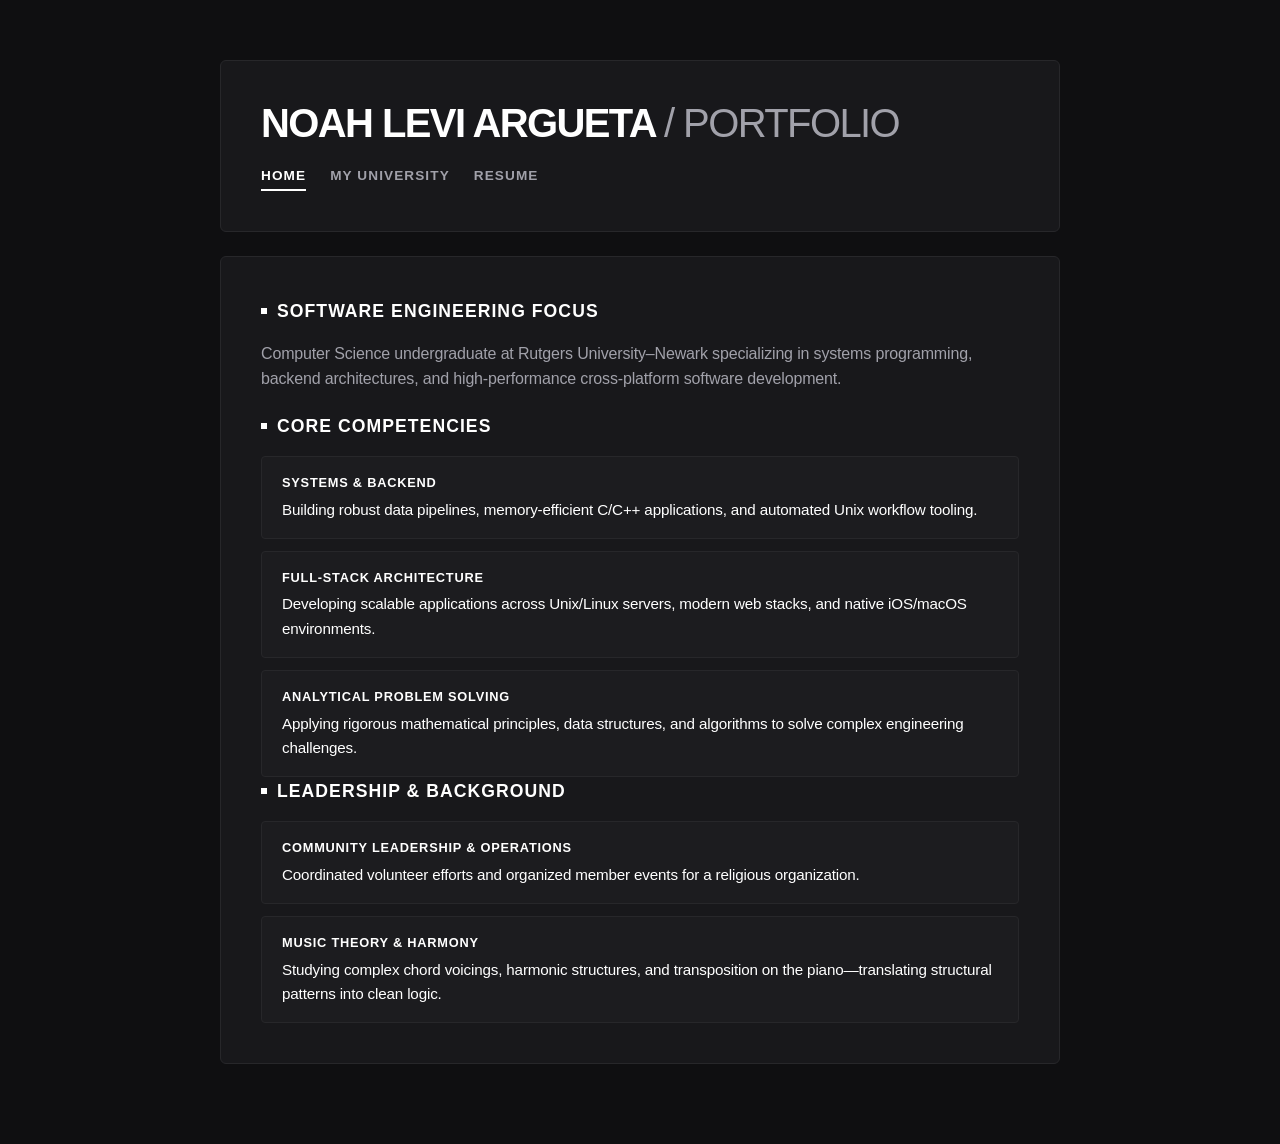
<file: index.html>
<!DOCTYPE html>
<html lang="en">
<head>
    <meta charset="UTF-8">
    <meta name="viewport" content="width=device-width, initial-scale=1.0">
    <title>Noah Levi Argueta — Software Engineer</title>
    <link rel="stylesheet" href="style.css">
</head>
<body>

    <div class="container">
        <header>
            <h1>Noah Levi Argueta <span>/ Portfolio</span></h1>
            <nav>
                <a href="index.html" class="active">Home</a>
                <a href="myUniversity.html">My University</a>
                <a href="resume.html">Resume</a>
            </nav>
        </header>

        <main>
            <section>
                <h2>Software Engineering Focus</h2>
                <p>Computer Science undergraduate at Rutgers University–Newark specializing in systems programming, backend architectures, and high-performance cross-platform software development.</p>

                <h2>Core Competencies</h2>
                <ul>
                    <li>
                        <strong>Systems & Backend</strong>
                        Building robust data pipelines, memory-efficient C/C++ applications, and automated Unix workflow tooling.
                    </li>
                    <li>
                        <strong>Full-Stack Architecture</strong>
                        Developing scalable applications across Unix/Linux servers, modern web stacks, and native iOS/macOS environments.
                    </li>
                    <li>
                        <strong>Analytical Problem Solving</strong>
                        Applying rigorous mathematical principles, data structures, and algorithms to solve complex engineering challenges.
                    </li>
                </ul>

                <h2>Leadership & Background</h2>
                <ul>
                    <li>
                        <strong>Community Leadership & Operations</strong>
                        Coordinated volunteer efforts and organized member events for a religious organization.
                    </li>
                    <li>
                        <strong>Music Theory & Harmony</strong>
                        Studying complex chord voicings, harmonic structures, and transposition on the piano—translating structural patterns into clean logic.
                    </li>
                </ul>
            </section>
        </main>
    </div>

    <script src="script.js"></script>
</body>
</html>
</file>
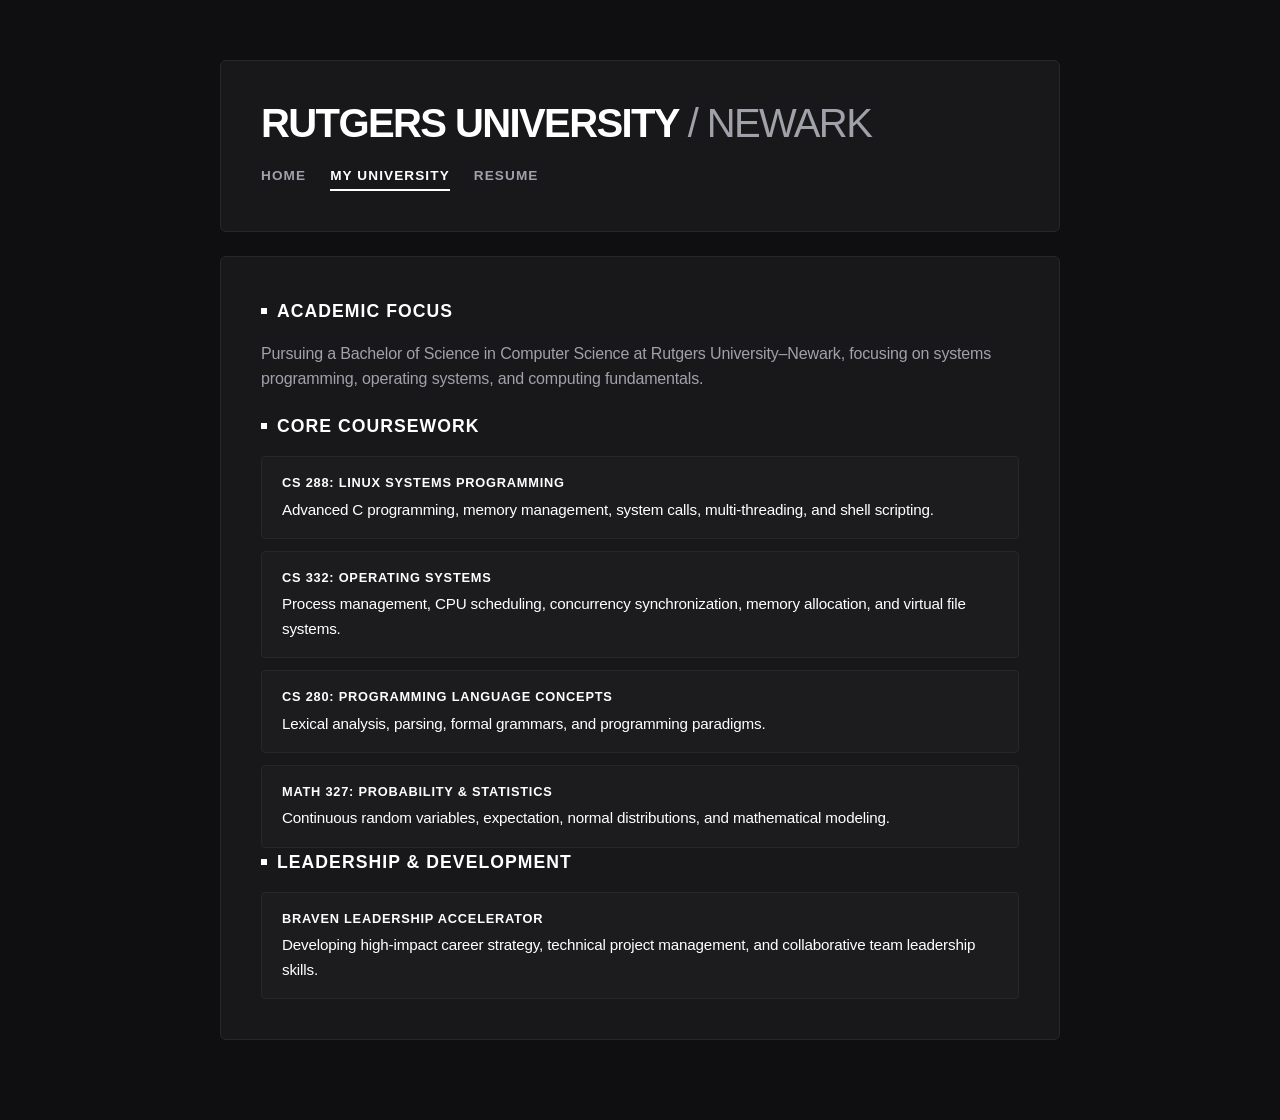
<file: myUniversity.html>
<!DOCTYPE html>
<html lang="en">
<head>
    <meta charset="UTF-8">
    <meta name="viewport" content="width=device-width, initial-scale=1.0">
    <title>My University — Rutgers University–Newark</title>
    <link rel="stylesheet" href="style.css">
</head>
<body>

    <div class="container">
        <header>
            <h1>Rutgers University <span>/ Newark</span></h1>
            <nav>
                <a href="index.html">Home</a>
                <a href="myUniversity.html" class="active">My University</a>
                <a href="resume.html">Resume</a>
            </nav>
        </header>

        <main>
            <section>
                <h2>Academic Focus</h2>
                <p>Pursuing a Bachelor of Science in Computer Science at Rutgers University–Newark, focusing on systems programming, operating systems, and computing fundamentals.</p>

                <h2>Core Coursework</h2>
                <ul>
                    <li>
                        <strong>CS 288: Linux Systems Programming</strong>
                        Advanced C programming, memory management, system calls, multi-threading, and shell scripting.
                    </li>
                    <li>
                        <strong>CS 332: Operating Systems</strong>
                        Process management, CPU scheduling, concurrency synchronization, memory allocation, and virtual file systems.
                    </li>
                    <li>
                        <strong>CS 280: Programming Language Concepts</strong>
                        Lexical analysis, parsing, formal grammars, and programming paradigms.
                    </li>
                    <li>
                        <strong>Math 327: Probability & Statistics</strong>
                        Continuous random variables, expectation, normal distributions, and mathematical modeling.
                    </li>
                </ul>

                <h2>Leadership & Development</h2>
                <ul>
                    <li>
                        <strong>Braven Leadership Accelerator</strong>
                        Developing high-impact career strategy, technical project management, and collaborative team leadership skills.
                    </li>
                </ul>
            </section>
        </main>
    </div>

</body>
</html>
</file>
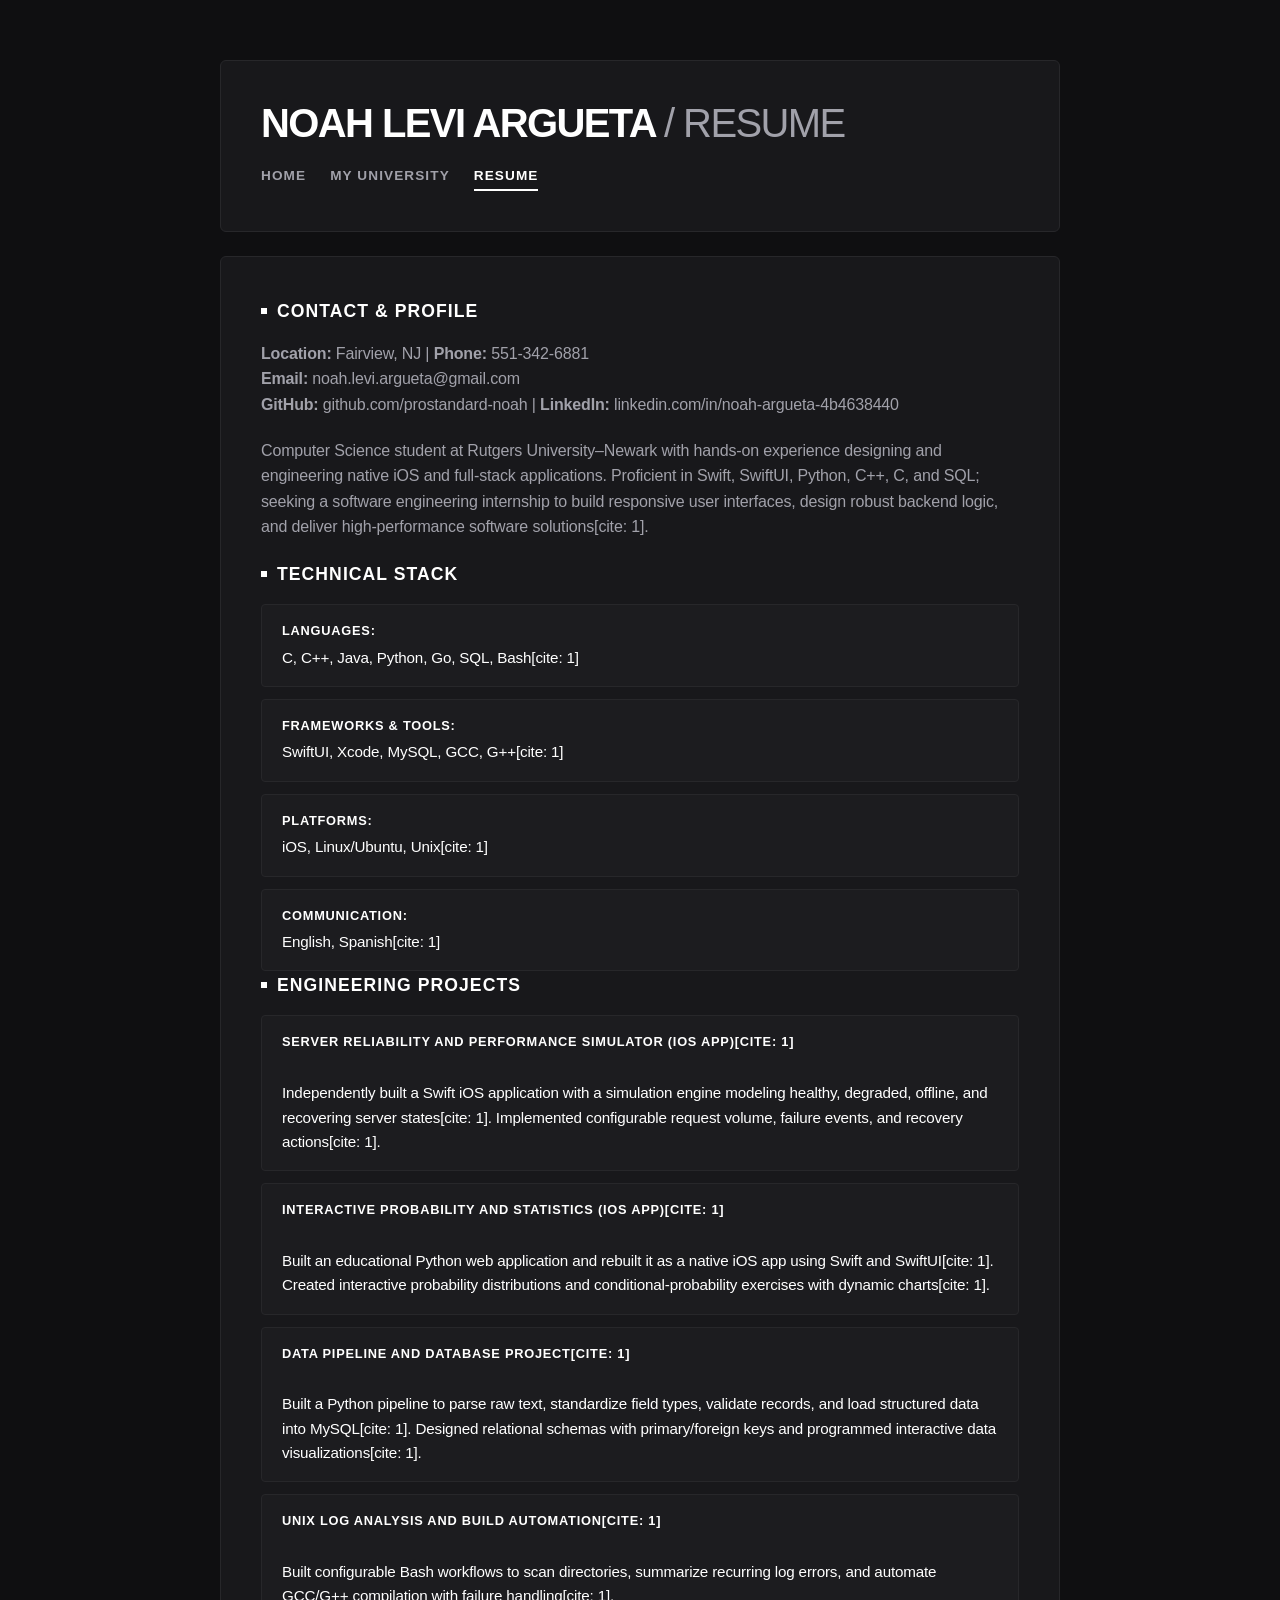
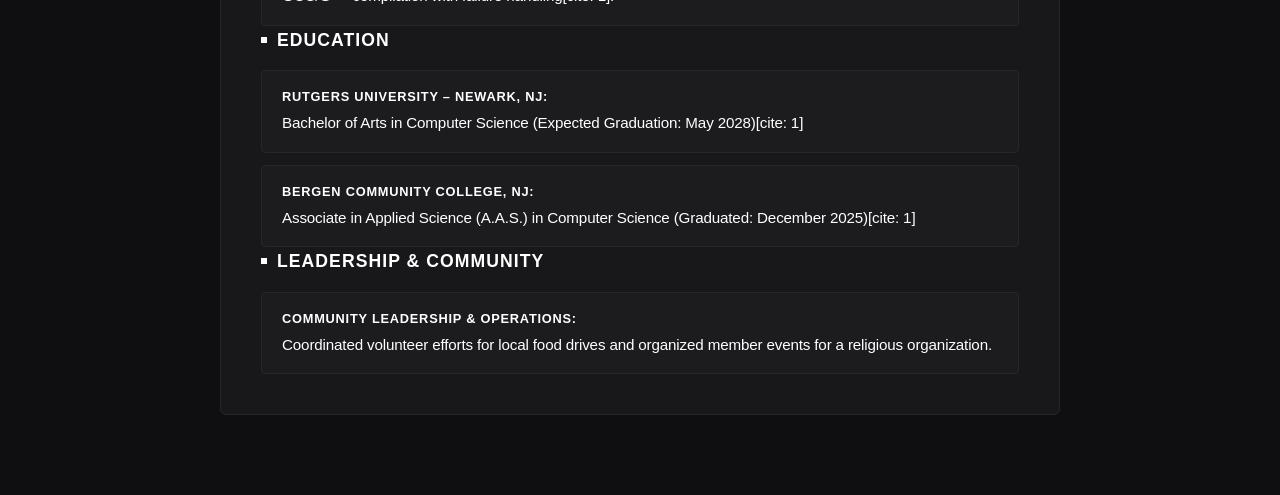
<file: resume.html>
<!DOCTYPE html>
<html lang="en">
<head>
    <meta charset="UTF-8">
    <meta name="viewport" content="width=device-width, initial-scale=1.0">
    <title>Resume — Noah Levi Argueta</title>
    <link rel="stylesheet" href="style.css">
</head>
<body>

    <div class="container">
        <header>
            <h1>Noah Levi Argueta <span>/ Resume</span></h1>
            <nav>
                <a href="index.html">Home</a>
                <a href="myUniversity.html">My University</a>
                <a href="resume.html" class="active">Resume</a>
            </nav>
        </header>

        <main>
            <section>
                <h2>Contact & Profile</h2>
                <p>
                    <strong>Location:</strong> Fairview, NJ | <strong>Phone:</strong> 551-342-6881<br>
                    <strong>Email:</strong> noah.levi.argueta@gmail.com<br>
                    <strong>GitHub:</strong> github.com/prostandard-noah | <strong>LinkedIn:</strong> linkedin.com/in/noah-argueta-4b4638440
                </p>
                <p>
                    Computer Science student at Rutgers University–Newark with hands-on experience designing and engineering native iOS and full-stack applications. Proficient in Swift, SwiftUI, Python, C++, C, and SQL; seeking a software engineering internship to build responsive user interfaces, design robust backend logic, and deliver high-performance software solutions[cite: 1].
                </p>

                <h2>Technical Stack</h2>
                <ul>
                    <li><strong>Languages:</strong> C, C++, Java, Python, Go, SQL, Bash[cite: 1]</li>
                    <li><strong>Frameworks & Tools:</strong> SwiftUI, Xcode, MySQL, GCC, G++[cite: 1]</li>
                    <li><strong>Platforms:</strong> iOS, Linux/Ubuntu, Unix[cite: 1]</li>
                    <li><strong>Communication:</strong> English, Spanish[cite: 1]</li>
                </ul>

                <h2>Engineering Projects</h2>
                <ul>
                    <li>
                        <strong>Server Reliability and Performance Simulator (iOS App)[cite: 1]</strong><br>
                        Independently built a Swift iOS application with a simulation engine modeling healthy, degraded, offline, and recovering server states[cite: 1]. Implemented configurable request volume, failure events, and recovery actions[cite: 1].
                    </li>
                    <li>
                        <strong>Interactive Probability and Statistics (iOS App)[cite: 1]</strong><br>
                        Built an educational Python web application and rebuilt it as a native iOS app using Swift and SwiftUI[cite: 1]. Created interactive probability distributions and conditional-probability exercises with dynamic charts[cite: 1].
                    </li>
                    <li>
                        <strong>Data Pipeline and Database Project[cite: 1]</strong><br>
                        Built a Python pipeline to parse raw text, standardize field types, validate records, and load structured data into MySQL[cite: 1]. Designed relational schemas with primary/foreign keys and programmed interactive data visualizations[cite: 1].
                    </li>
                    <li>
                        <strong>Unix Log Analysis and Build Automation[cite: 1]</strong><br>
                        Built configurable Bash workflows to scan directories, summarize recurring log errors, and automate GCC/G++ compilation with failure handling[cite: 1].
                    </li>
                </ul>

                <h2>Education</h2>
                <ul>
                    <li><strong>Rutgers University – Newark, NJ:</strong> Bachelor of Arts in Computer Science (Expected Graduation: May 2028)[cite: 1]</li>
                    <li><strong>Bergen Community College, NJ:</strong> Associate in Applied Science (A.A.S.) in Computer Science (Graduated: December 2025)[cite: 1]</li>
                </ul>

                <h2>Leadership & Community</h2>
                <ul>
                    <li>
                        <strong>Community Leadership & Operations:</strong>
                        Coordinated volunteer efforts for local food drives and organized member events for a religious organization.
                    </li>
                </ul>
            </section>
        </main>
    </div>

</body>
</html>
</file>
<file: style.css>
:root {
    --bg-color: #0f0f11;
    --card-bg: #18181b;
    --text-primary: #ffffff;
    --text-secondary: #a1a1aa;
    --accent: #ffffff;
    --border-color: #27272a;
}

* {
    box-sizing: border-box;
    margin: 0;
    padding: 0;
}

body {
    font-family: -apple-system, BlinkMacSystemFont, "Segoe UI", Roboto, Helvetica, Arial, sans-serif;
    background-color: var(--bg-color);
    color: var(--text-primary);
    line-height: 1.6;
    padding: 60px 20px;
    display: flex;
    justify-content: center;
    letter-spacing: -0.01em;
}

.container {
    width: 100%;
    max-width: 840px;
}

header {
    background-color: var(--card-bg);
    border: 1px solid var(--border-color);
    padding: 40px;
    border-radius: 6px;
    margin-bottom: 24px;
    display: flex;
    flex-direction: column;
    gap: 20px;
}

h1 {
    font-size: 2.5rem;
    font-weight: 800;
    text-transform: uppercase;
    letter-spacing: -0.04em;
    color: var(--text-primary);
    line-height: 1.1;
}

h1 span {
    color: var(--text-secondary);
    font-weight: 400;
}

nav {
    display: flex;
    gap: 24px;
}

nav a {
    color: var(--text-secondary);
    text-decoration: none;
    font-weight: 600;
    font-size: 0.85rem;
    text-transform: uppercase;
    letter-spacing: 0.08em;
    transition: color 0.2s ease;
}

nav a:hover, nav a.active {
    color: var(--text-primary);
    border-bottom: 2px solid var(--text-primary);
    padding-bottom: 2px;
}

section {
    background-color: var(--card-bg);
    border: 1px solid var(--border-color);
    padding: 40px;
    border-radius: 6px;
    margin-bottom: 20px;
}

h2 {
    font-size: 1.1rem;
    font-weight: 700;
    text-transform: uppercase;
    letter-spacing: 0.06em;
    margin-bottom: 16px;
    color: var(--text-primary);
    display: flex;
    align-items: center;
    gap: 10px;
}

h2::before {
    content: "";
    display: inline-block;
    width: 6px;
    height: 6px;
    background-color: var(--text-primary);
}

p {
    color: var(--text-secondary);
    font-size: 1rem;
    margin-bottom: 20px;
}

ul {
    list-style: none;
    display: flex;
    flex-direction: column;
    gap: 12px;
}

li {
    background: rgba(255, 255, 255, 0.015);
    border: 1px solid var(--border-color);
    padding: 16px 20px;
    border-radius: 4px;
    color: var(--text-primary);
    font-size: 0.95rem;
}

li strong {
    color: var(--text-primary);
    text-transform: uppercase;
    font-size: 0.8rem;
    letter-spacing: 0.06em;
    display: block;
    margin-bottom: 4px;
}
</file>
